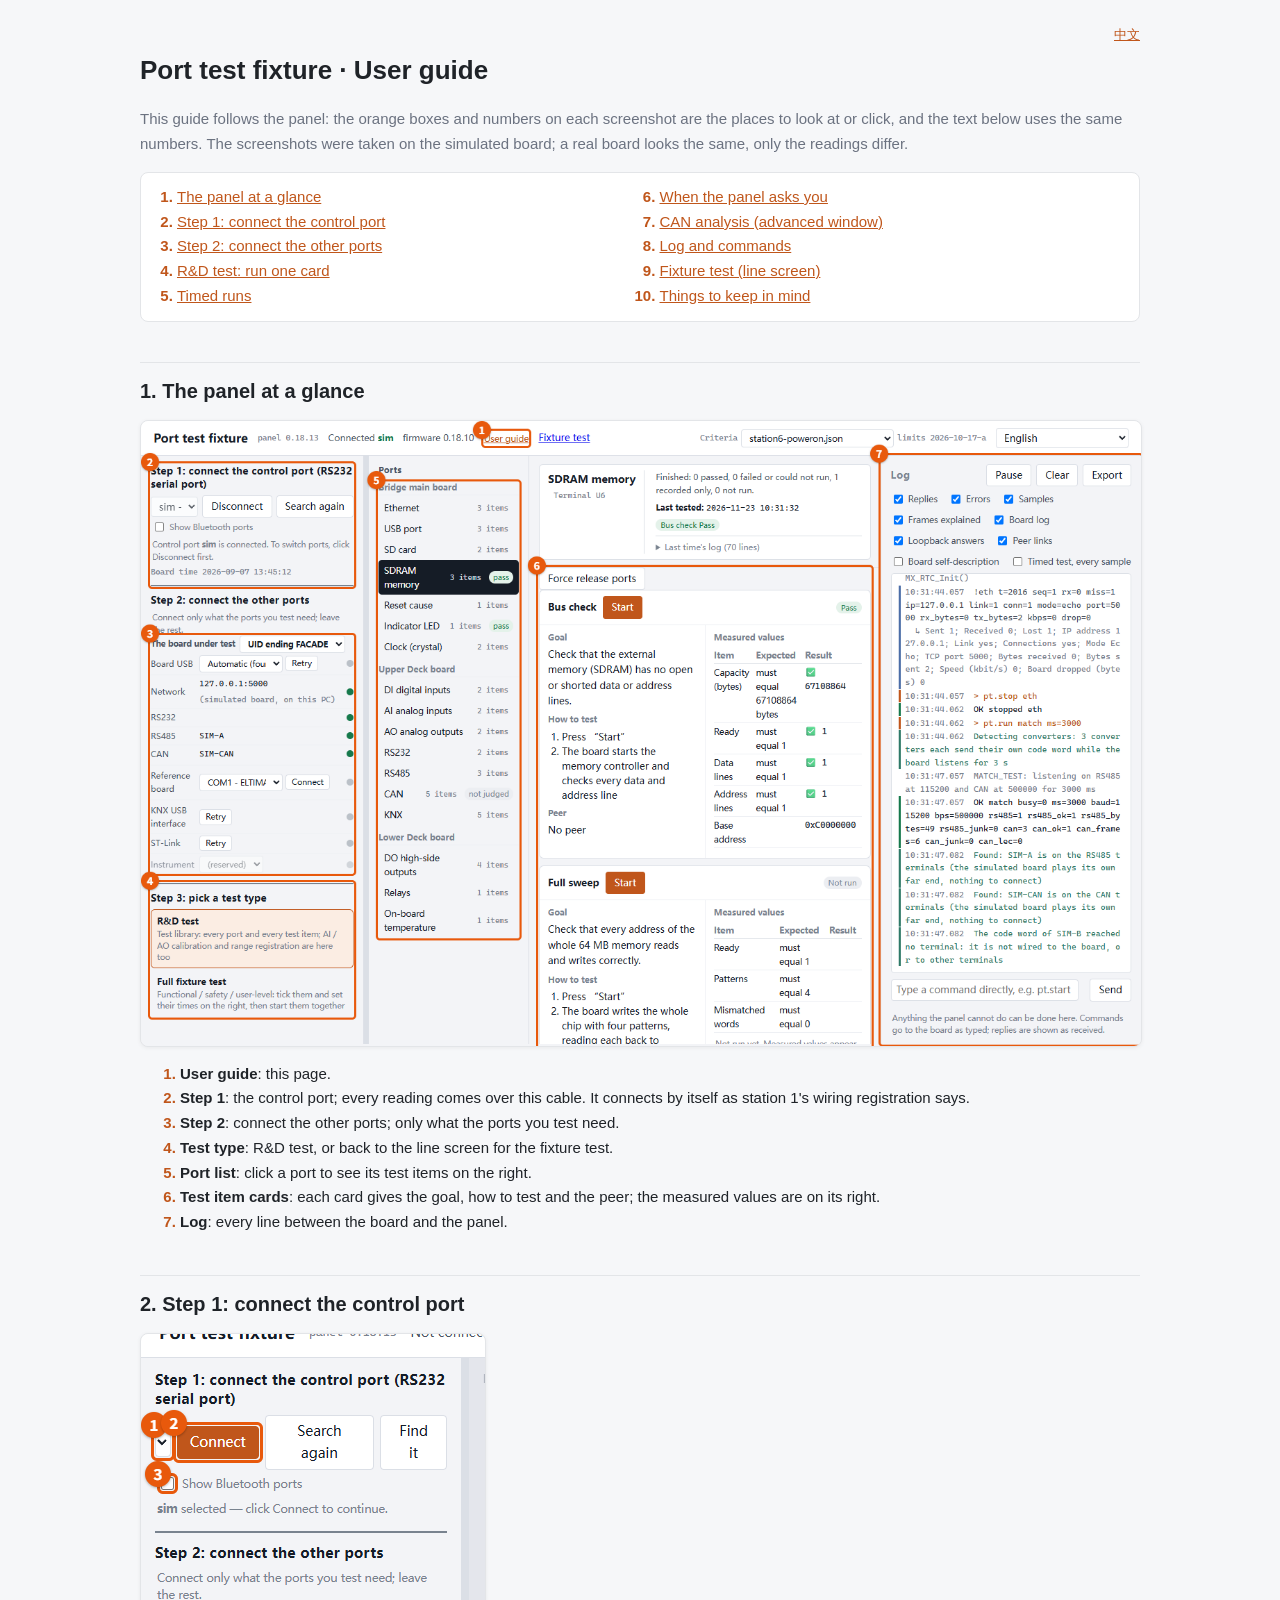
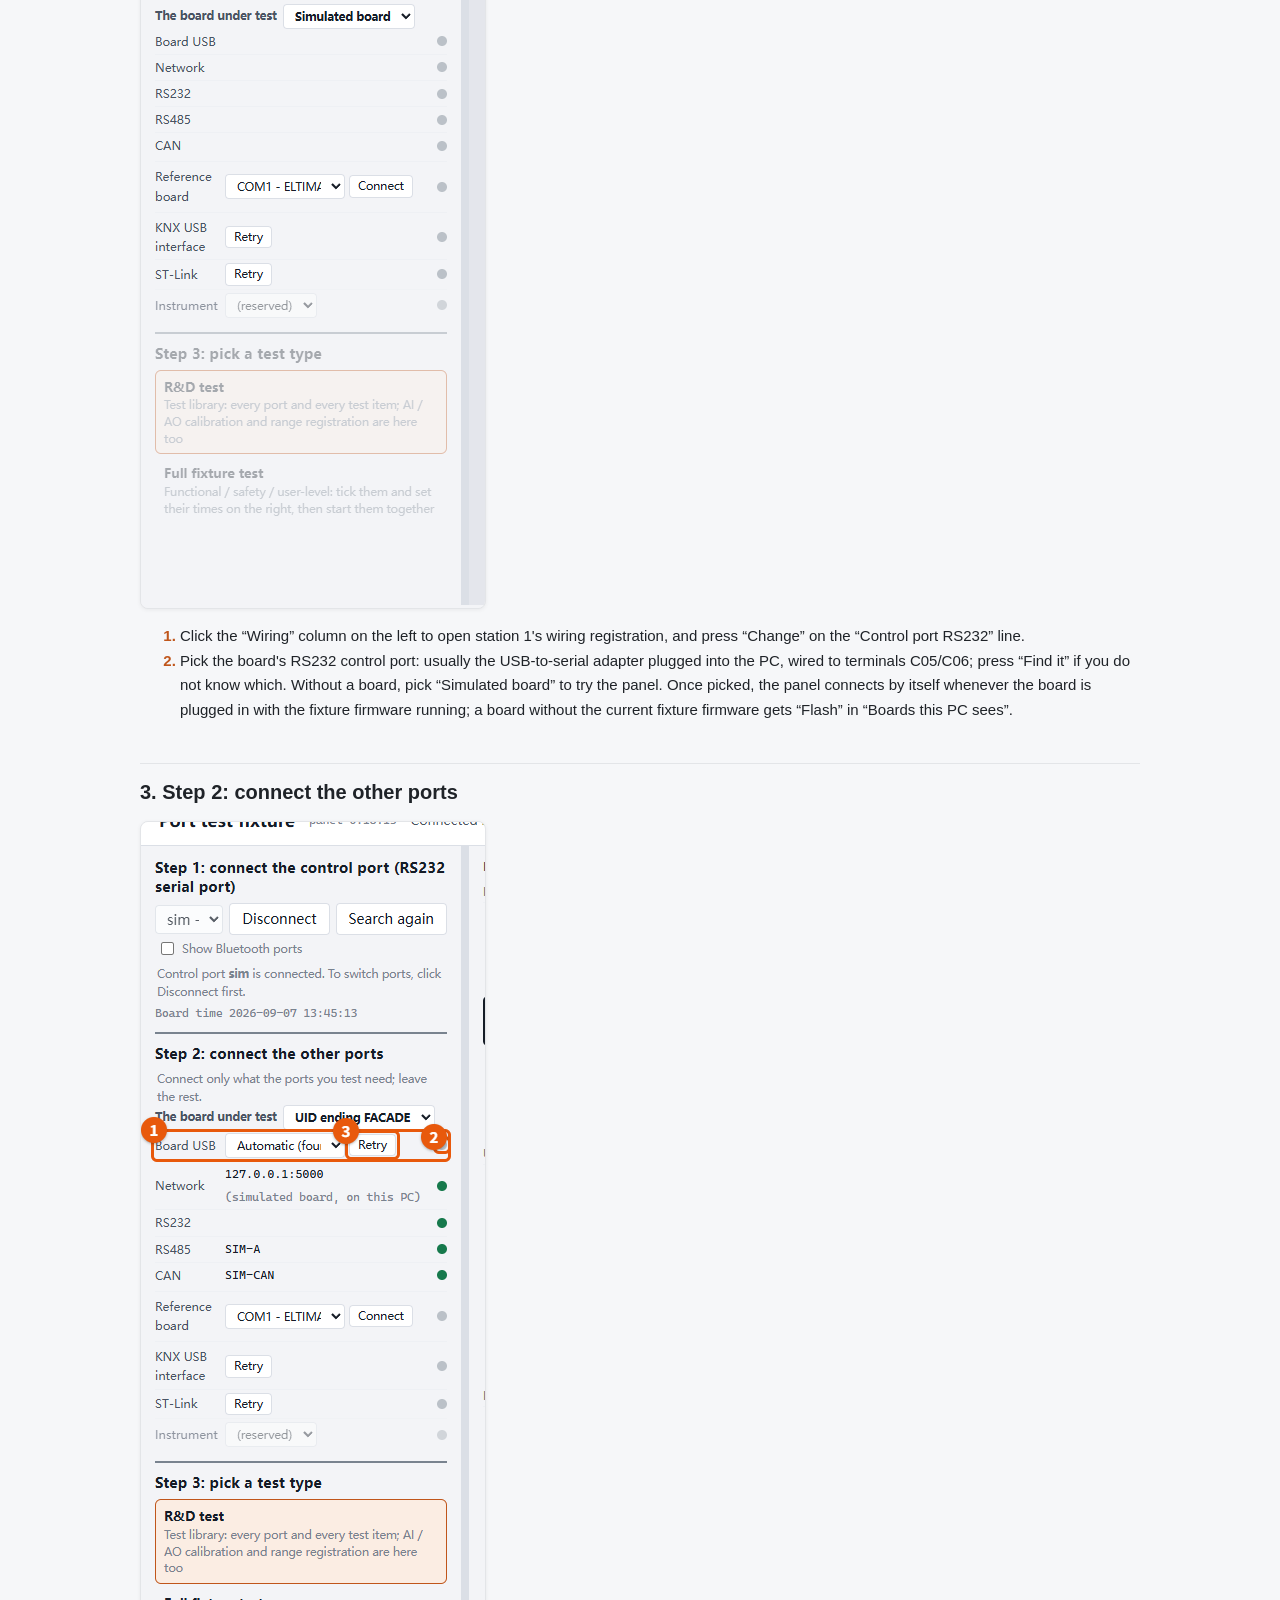
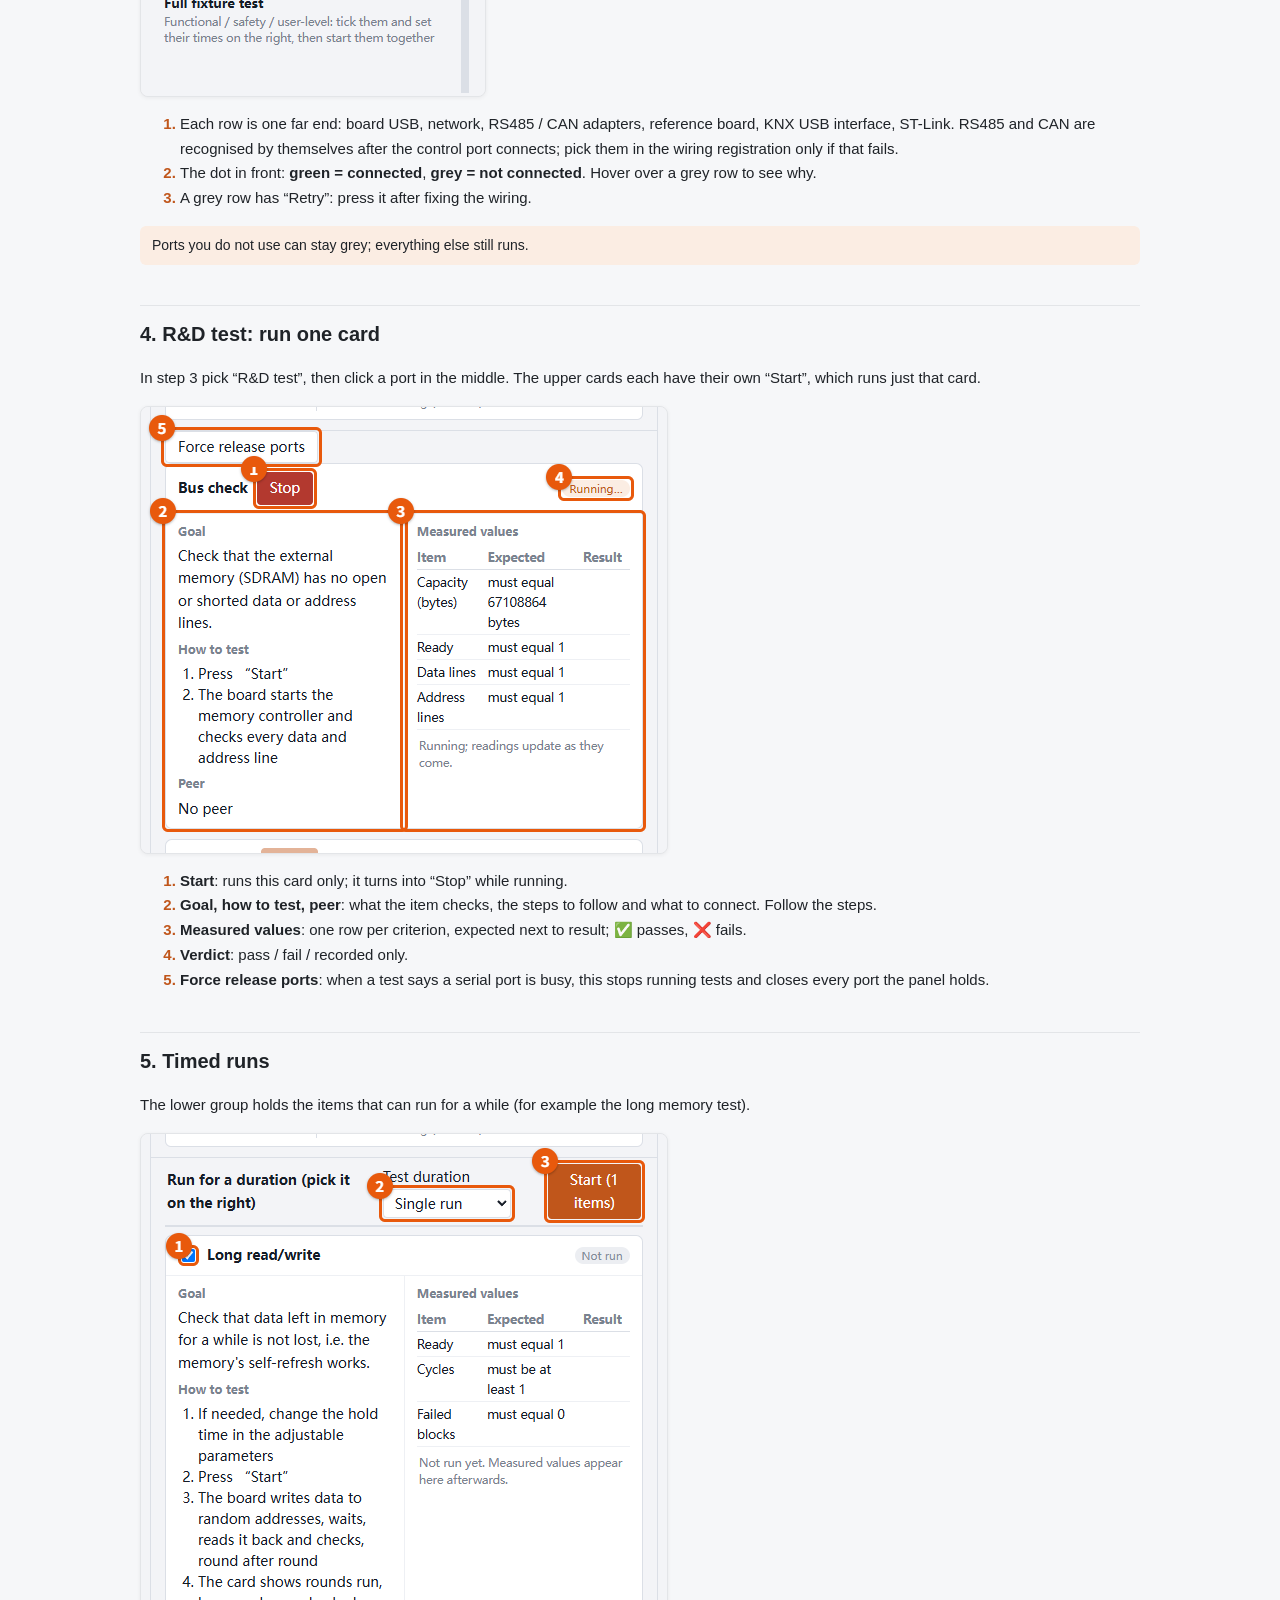
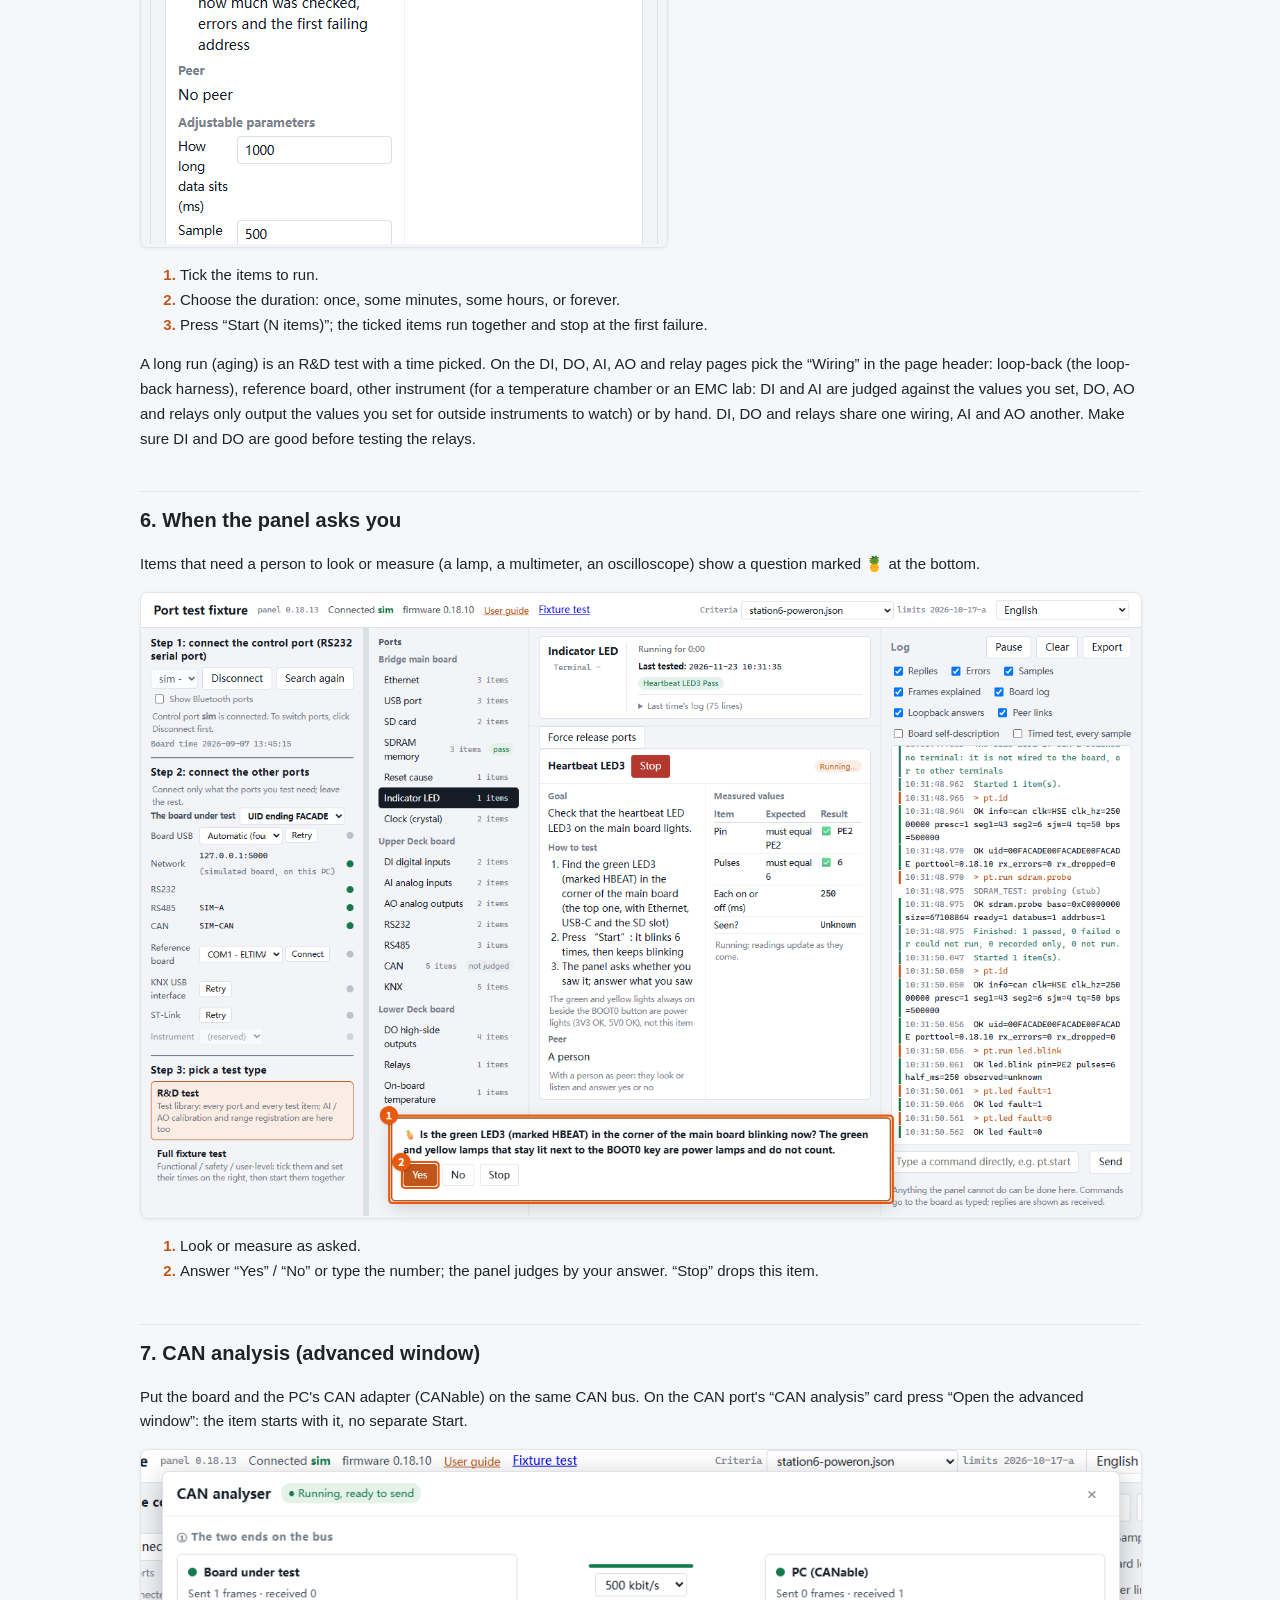
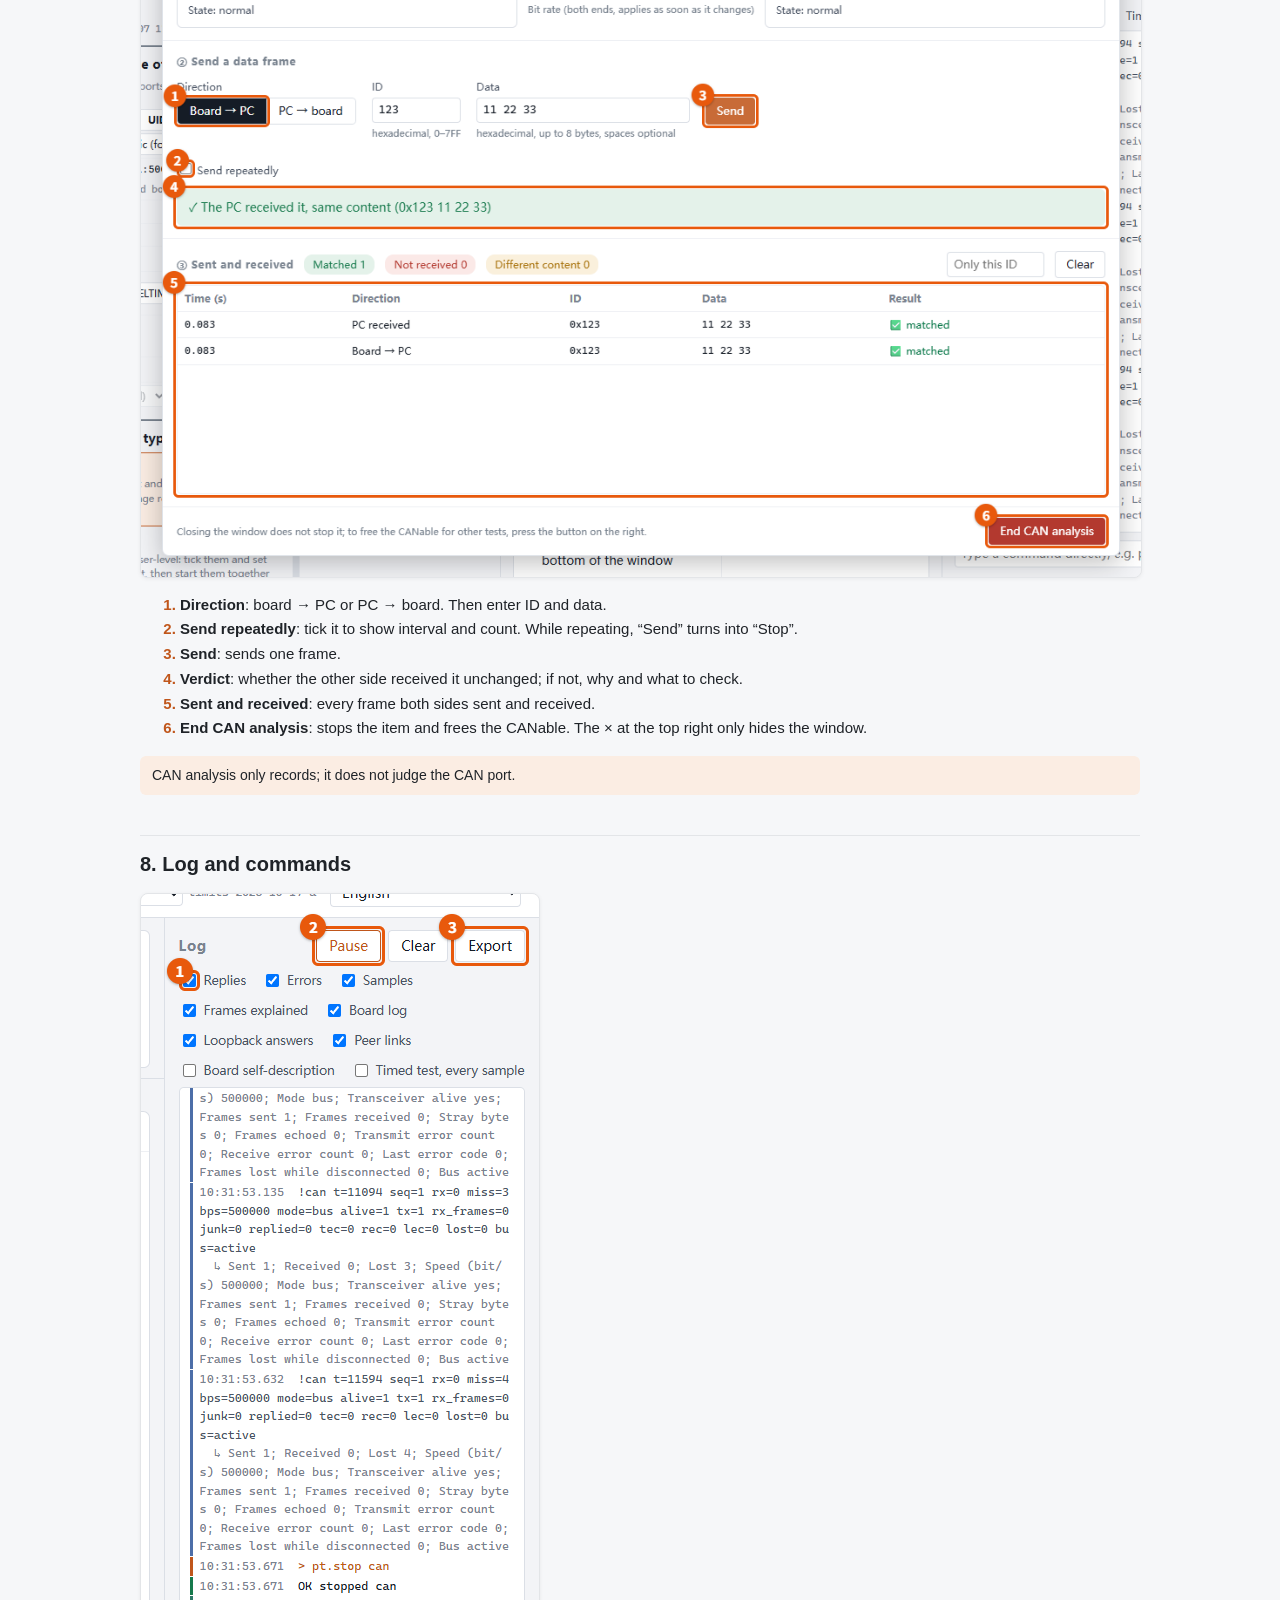
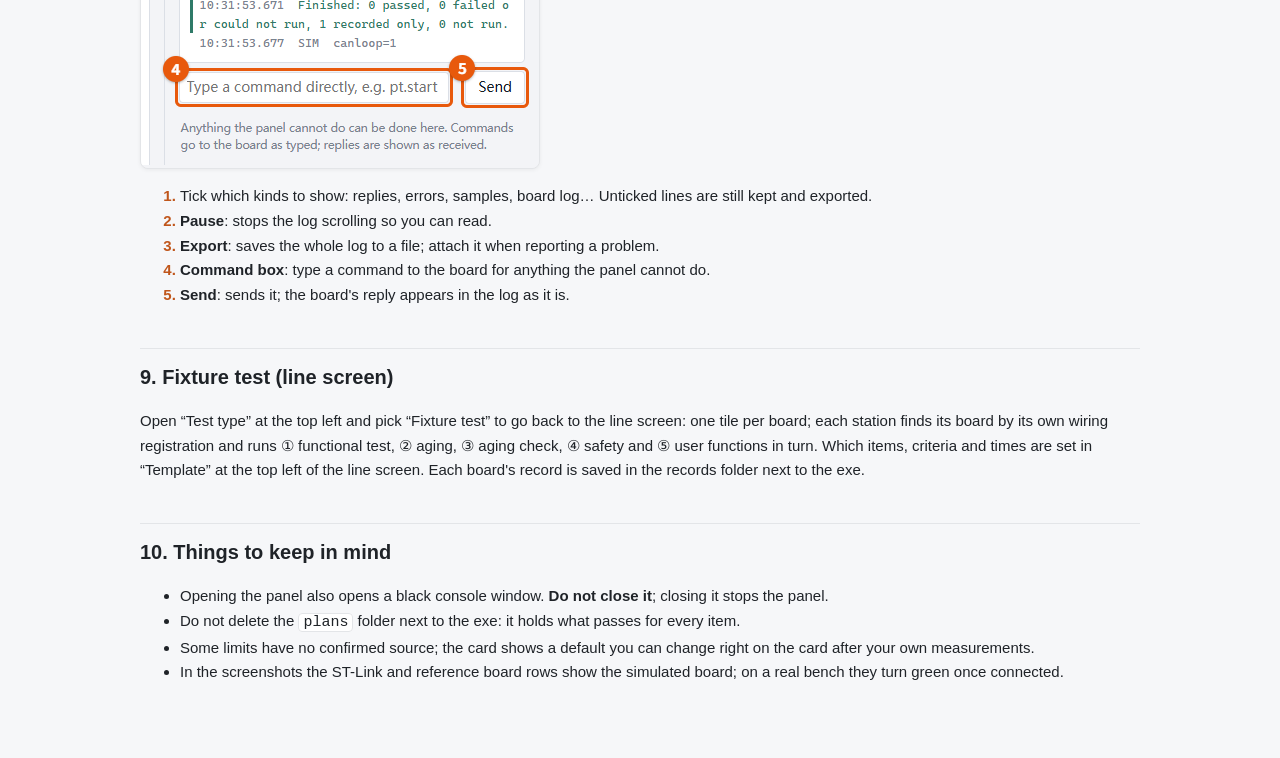
<file: src/ptpanel/web/guide/en.html>
<!doctype html>
<html lang="en">
<head>
<meta charset="utf-8">
<meta name="viewport" content="width=device-width, initial-scale=1">
<title>Port test fixture · User guide</title>
<!-- Text of the user guide (decision 175). The numbers match the boxes the
     screenshots carry; they come from TestCase/host/porttool_panel/guide.go. -->
<link rel="stylesheet" href="guide.css">
</head>
<body>
<nav><a href="zh.html">中文</a></nav>
<h1>Port test fixture · User guide</h1>
<p class="lead">This guide follows the panel: the orange boxes and numbers on each screenshot are the places to look at or click, and the text below uses the same numbers. The screenshots were taken on the simulated board; a real board looks the same, only the readings differ.</p>

<ol class="toc">
  <li><a href="#overview">The panel at a glance</a></li>
  <li><a href="#step1">Step 1: connect the control port</a></li>
  <li><a href="#step2">Step 2: connect the other ports</a></li>
  <li><a href="#card">R&amp;D test: run one card</a></li>
  <li><a href="#timed">Timed runs</a></li>
  <li><a href="#ask">When the panel asks you</a></li>
  <li><a href="#can">CAN analysis (advanced window)</a></li>
  <li><a href="#log">Log and commands</a></li>
  <li><a href="#full">Fixture test (line screen)</a></li>
  <li><a href="#notes">Things to keep in mind</a></li>
</ol>

<h2 id="overview">1. The panel at a glance</h2>
<img src="shots/en/overview.png" alt="The whole panel">
<ol>
  <li><b>User guide</b>: this page.</li>
  <li><b>Step 1</b>: the control port; every reading comes over this cable. It connects by itself as station 1's wiring registration says.</li>
  <li><b>Step 2</b>: connect the other ports; only what the ports you test need.</li>
  <li><b>Test type</b>: R&amp;D test, or back to the line screen for the fixture test.</li>
  <li><b>Port list</b>: click a port to see its test items on the right.</li>
  <li><b>Test item cards</b>: each card gives the goal, how to test and the peer; the measured values are on its right.</li>
  <li><b>Log</b>: every line between the board and the panel.</li>
</ol>

<h2 id="step1">2. Step 1: connect the control port</h2>
<img src="shots/en/connect.png" alt="Connecting the control port">
<ol>
  <li>Click the “Wiring” column on the left to open station 1's wiring registration, and press “Change” on the “Control port RS232” line.</li>
  <li>Pick the board's RS232 control port: usually the USB-to-serial adapter plugged into the PC, wired to terminals C05/C06; press “Find it” if you do not know which. Without a board, pick “Simulated board” to try the panel. Once picked, the panel connects by itself whenever the board is plugged in with the fixture firmware running; a board without the current fixture firmware gets “Flash” in “Boards this PC sees”.</li>
</ol>

<h2 id="step2">3. Step 2: connect the other ports</h2>
<img src="shots/en/rows.png" alt="Connecting the other ports">
<ol>
  <li>Each row is one far end: board USB, network, RS485 / CAN adapters, reference board, KNX USB interface, ST-Link. RS485 and CAN are recognised by themselves after the control port connects; pick them in the wiring registration only if that fails.</li>
  <li>The dot in front: <b>green = connected</b>, <b>grey = not connected</b>. Hover over a grey row to see why.</li>
  <li>A grey row has “Retry”: press it after fixing the wiring.</li>
</ol>
<p class="note">Ports you do not use can stay grey; everything else still runs.</p>

<h2 id="card">4. R&amp;D test: run one card</h2>
<p>In step 3 pick “R&amp;D test”, then click a port in the middle. The upper cards each have their own “Start”, which runs just that card.</p>
<img src="shots/en/card.png" alt="One test item card">
<ol>
  <li><b>Start</b>: runs this card only; it turns into “Stop” while running.</li>
  <li><b>Goal, how to test, peer</b>: what the item checks, the steps to follow and what to connect. Follow the steps.</li>
  <li><b>Measured values</b>: one row per criterion, expected next to result; ✅ passes, ❌ fails.</li>
  <li><b>Verdict</b>: pass / fail / recorded only.</li>
  <li><b>Force release ports</b>: when a test says a serial port is busy, this stops running tests and closes every port the panel holds.</li>
</ol>

<h2 id="timed">5. Timed runs</h2>
<p>The lower group holds the items that can run for a while (for example the long memory test).</p>
<img src="shots/en/timed.png" alt="Timed runs">
<ol>
  <li>Tick the items to run.</li>
  <li>Choose the duration: once, some minutes, some hours, or forever.</li>
  <li>Press “Start (N items)”; the ticked items run together and stop at the first failure.</li>
</ol>

<p>A long run (aging) is an R&amp;D test with a time picked. On the DI, DO, AI, AO and relay pages pick the “Wiring” in the page header: loop-back (the loop-back harness), reference board, other instrument (for a temperature chamber or an EMC lab: DI and AI are judged against the values you set, DO, AO and relays only output the values you set for outside instruments to watch) or by hand. DI, DO and relays share one wiring, AI and AO another. Make sure DI and DO are good before testing the relays.</p>
<h2 id="ask">6. When the panel asks you</h2>
<p>Items that need a person to look or measure (a lamp, a multimeter, an oscilloscope) show a question marked 🍍 at the bottom.</p>
<img src="shots/en/ask.png" alt="A question from the panel">
<ol>
  <li>Look or measure as asked.</li>
  <li>Answer “Yes” / “No” or type the number; the panel judges by your answer. “Stop” drops this item.</li>
</ol>

<h2 id="can">7. CAN analysis (advanced window)</h2>
<p>Put the board and the PC's CAN adapter (CANable) on the same CAN bus. On the CAN port's “CAN analysis” card press “Open the advanced window”: the item starts with it, no separate Start.</p>
<img src="shots/en/can.png" alt="The CAN analysis window">
<ol>
  <li><b>Direction</b>: board → PC or PC → board. Then enter ID and data.</li>
  <li><b>Send repeatedly</b>: tick it to show interval and count. While repeating, “Send” turns into “Stop”.</li>
  <li><b>Send</b>: sends one frame.</li>
  <li><b>Verdict</b>: whether the other side received it unchanged; if not, why and what to check.</li>
  <li><b>Sent and received</b>: every frame both sides sent and received.</li>
  <li><b>End CAN analysis</b>: stops the item and frees the CANable. The × at the top right only hides the window.</li>
</ol>
<p class="note">CAN analysis only records; it does not judge the CAN port.</p>

<h2 id="log">8. Log and commands</h2>
<img src="shots/en/log.png" alt="The log">
<ol>
  <li>Tick which kinds to show: replies, errors, samples, board log… Unticked lines are still kept and exported.</li>
  <li><b>Pause</b>: stops the log scrolling so you can read.</li>
  <li><b>Export</b>: saves the whole log to a file; attach it when reporting a problem.</li>
  <li><b>Command box</b>: type a command to the board for anything the panel cannot do.</li>
  <li><b>Send</b>: sends it; the board's reply appears in the log as it is.</li>
</ol>

<h2 id="full">9. Fixture test (line screen)</h2>
<p>Open “Test type” at the top left and pick “Fixture test” to go back to the line screen: one tile per board; each station finds its board by its own wiring registration and runs ① functional test, ② aging, ③ aging check, ④ safety and ⑤ user functions in turn. Which items, criteria and times are set in “Template” at the top left of the line screen. Each board's record is saved in the records folder next to the exe.</p>

<h2 id="notes">10. Things to keep in mind</h2>
<ul>
  <li>Opening the panel also opens a black console window. <b>Do not close it</b>; closing it stops the panel.</li>
  <li>Do not delete the <code>plans</code> folder next to the exe: it holds what passes for every item.</li>
  <li>Some limits have no confirmed source; the card shows a default you can change right on the card after your own measurements.</li>
  <li>In the screenshots the ST-Link and reference board rows show the simulated board; on a real bench they turn green once connected.</li>
</ul>
</body>
</html>
</file>
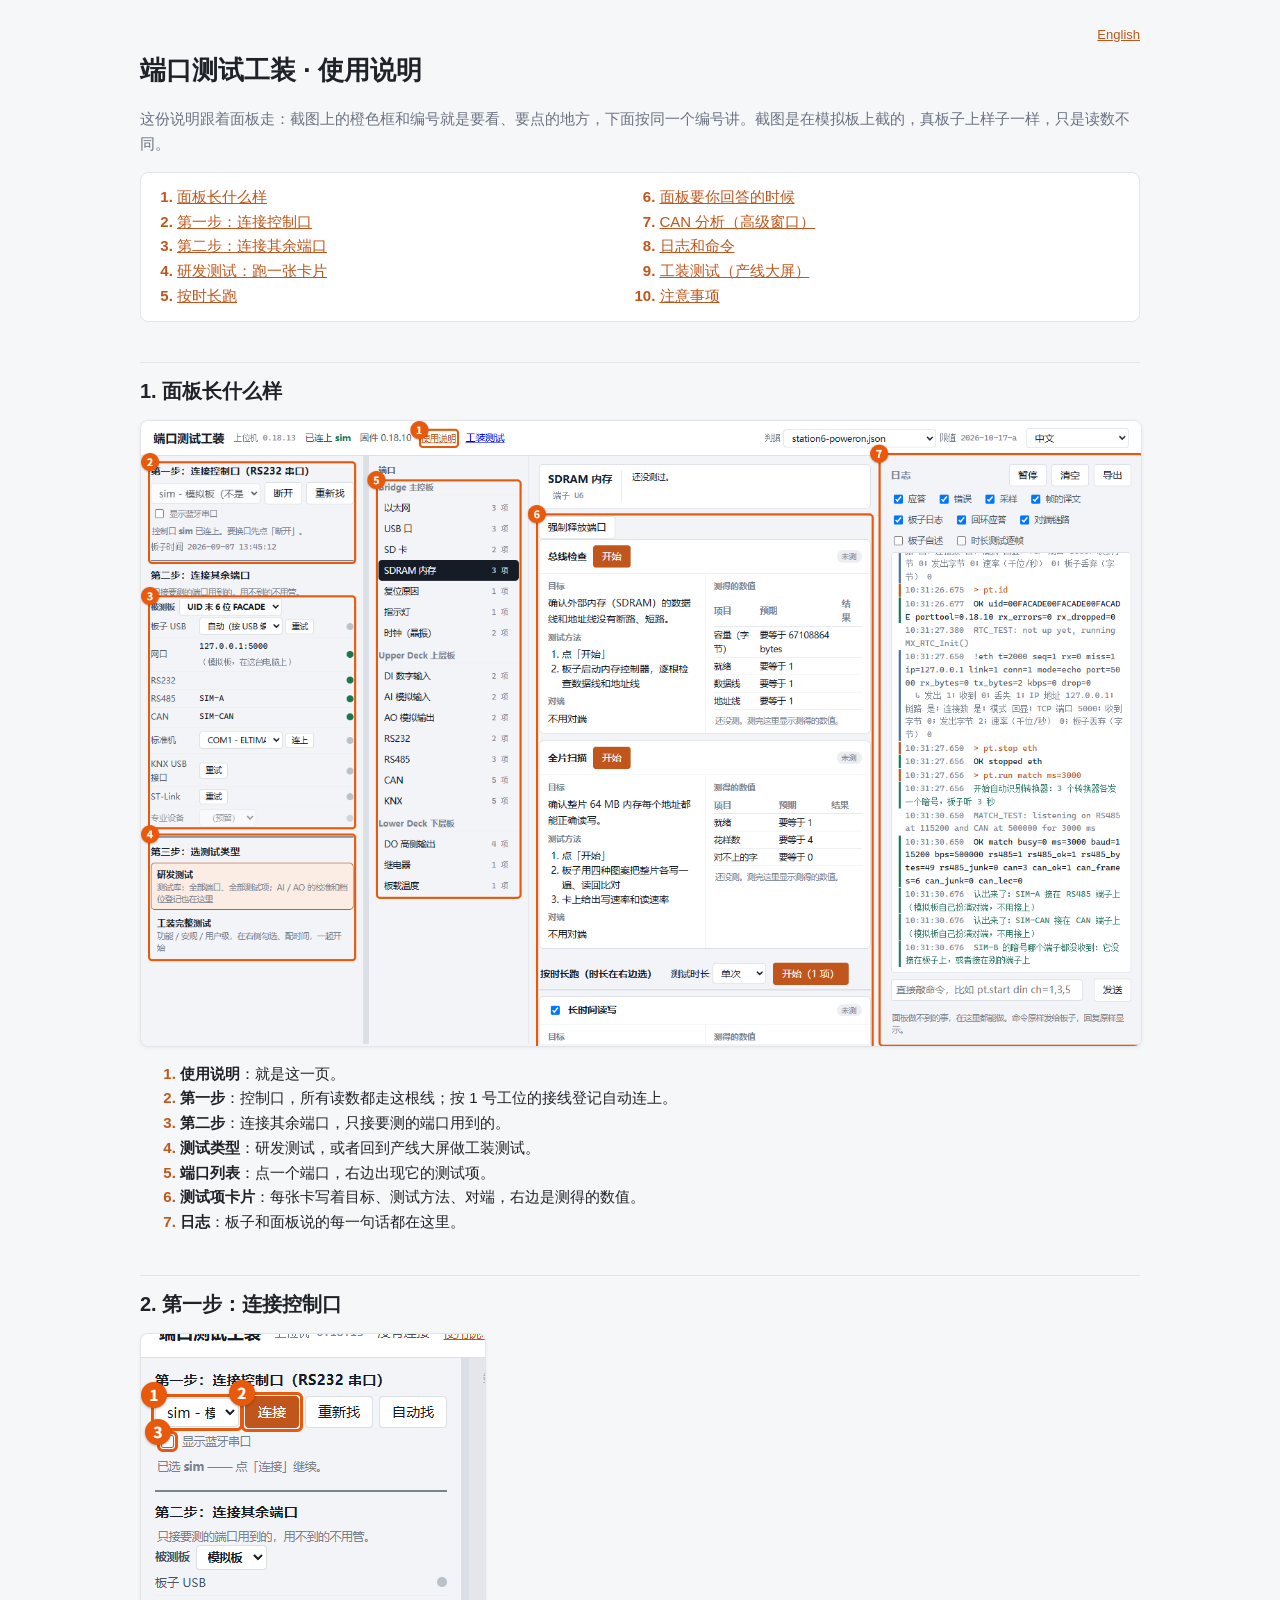
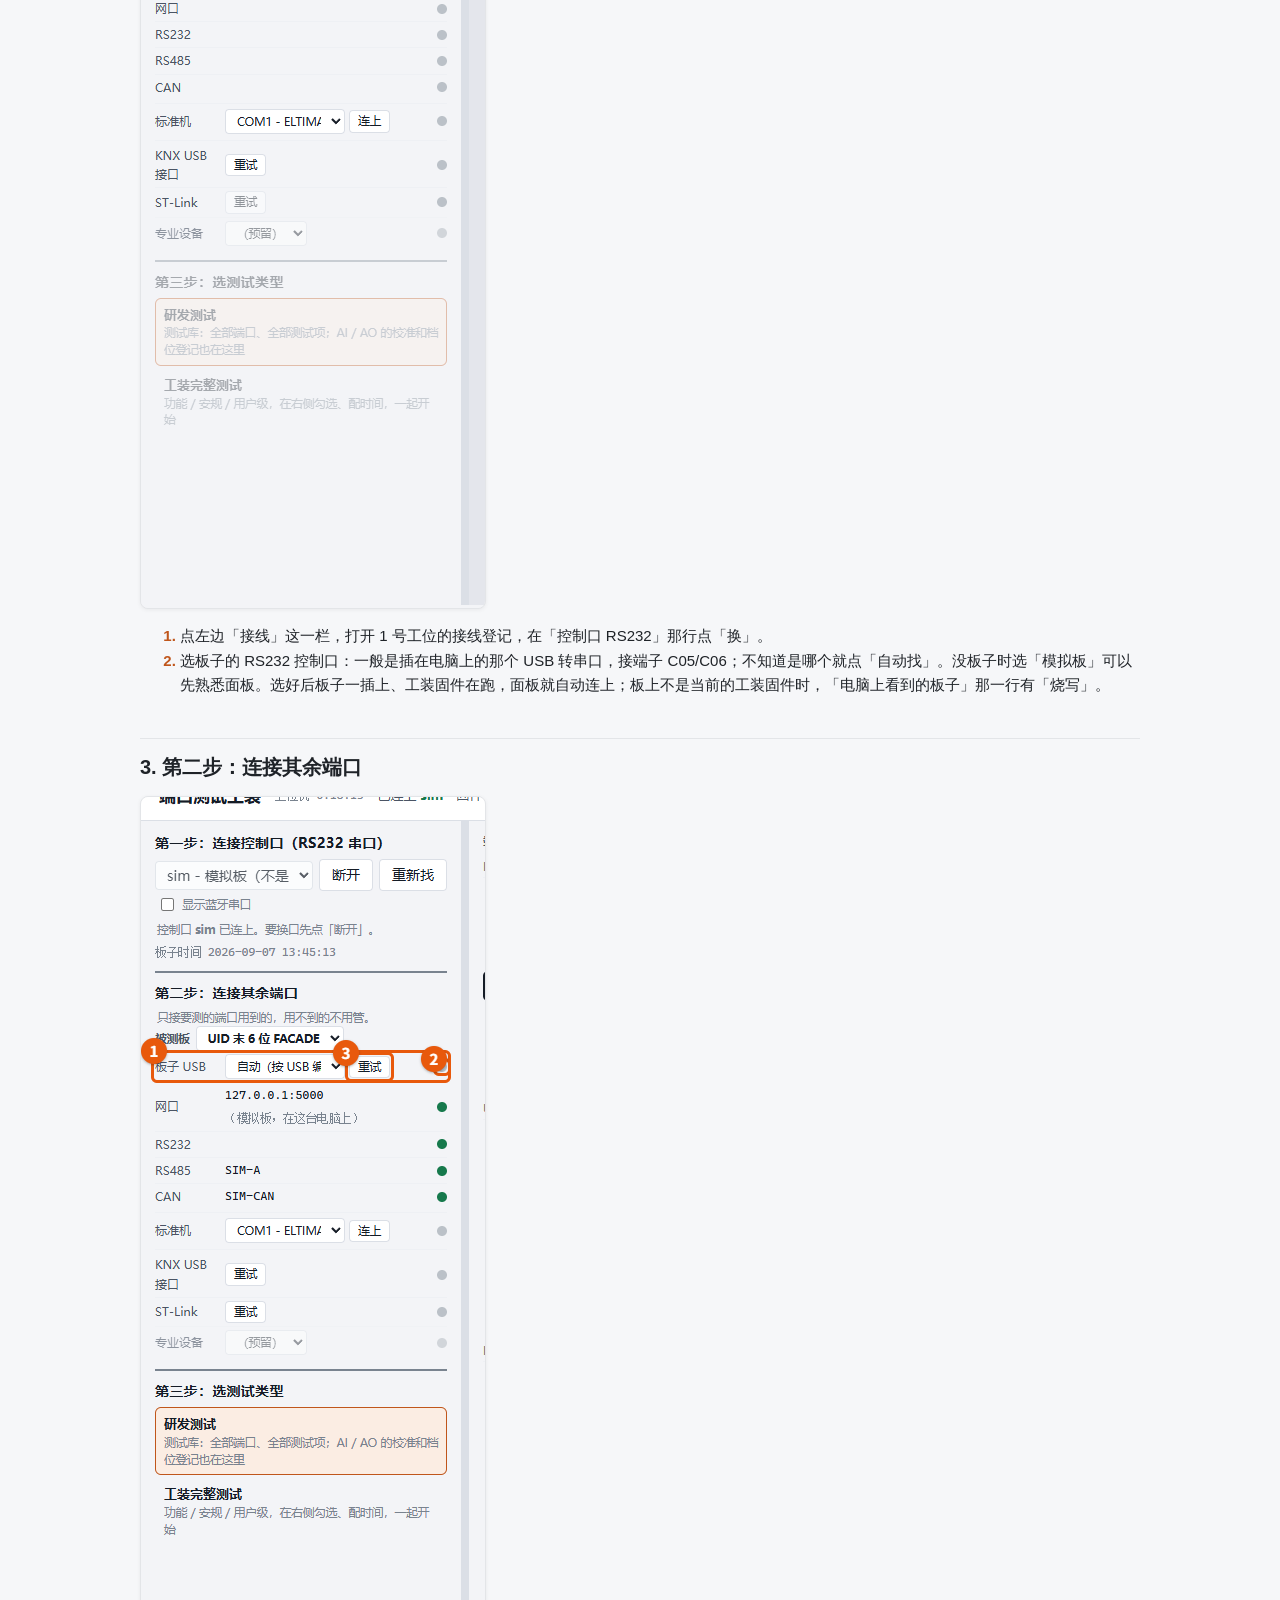
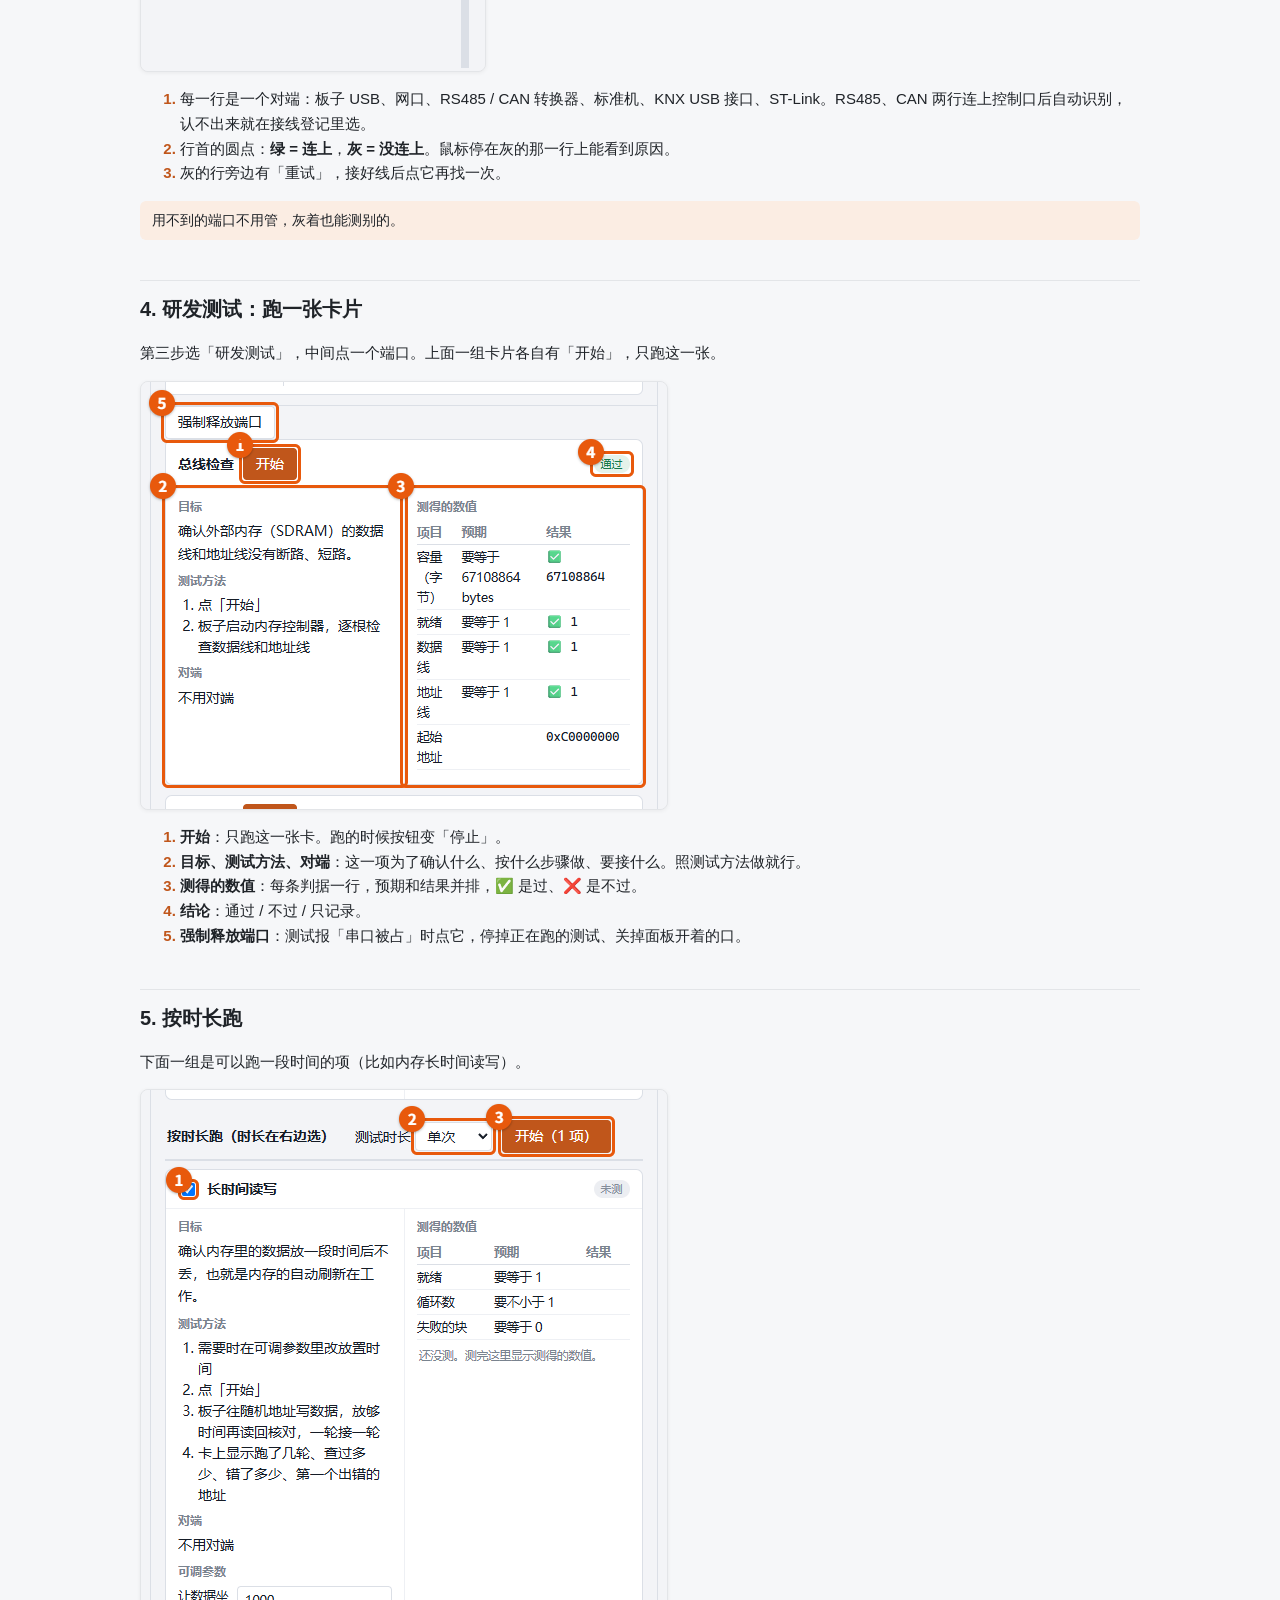
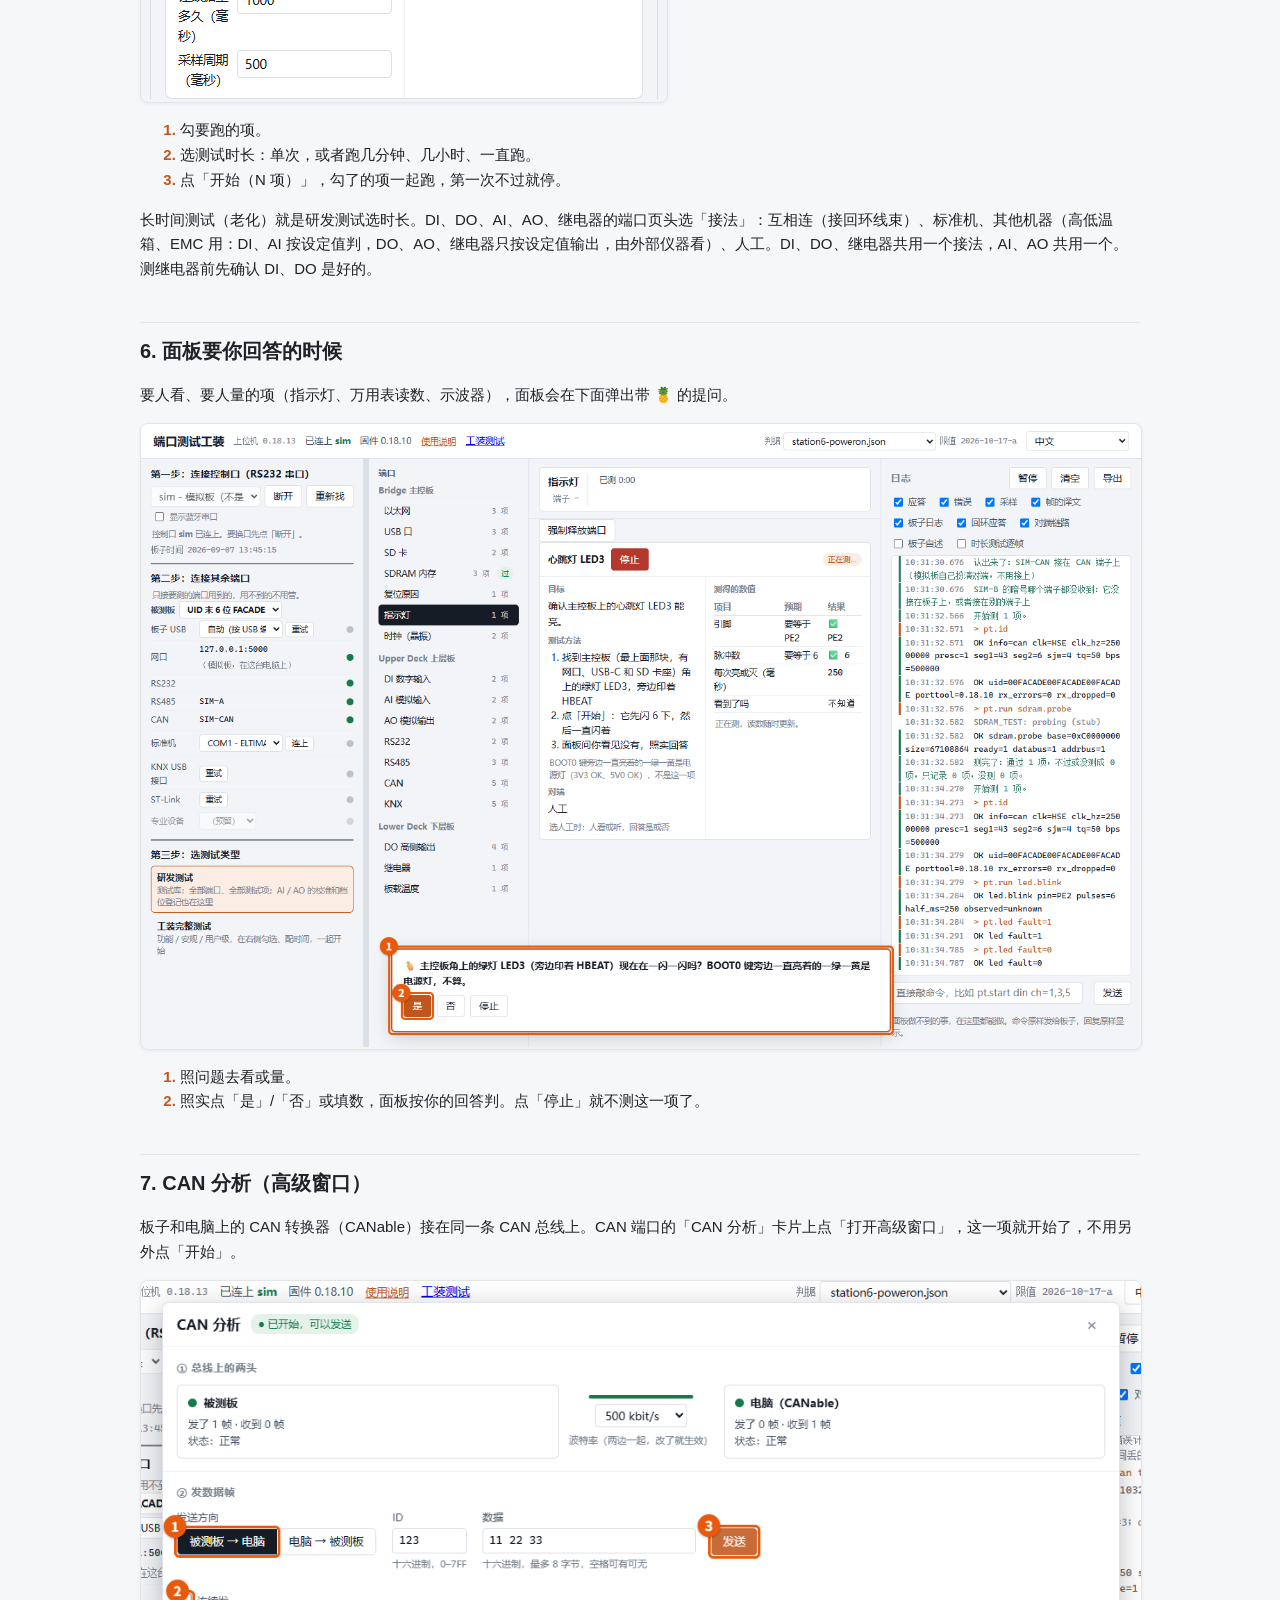
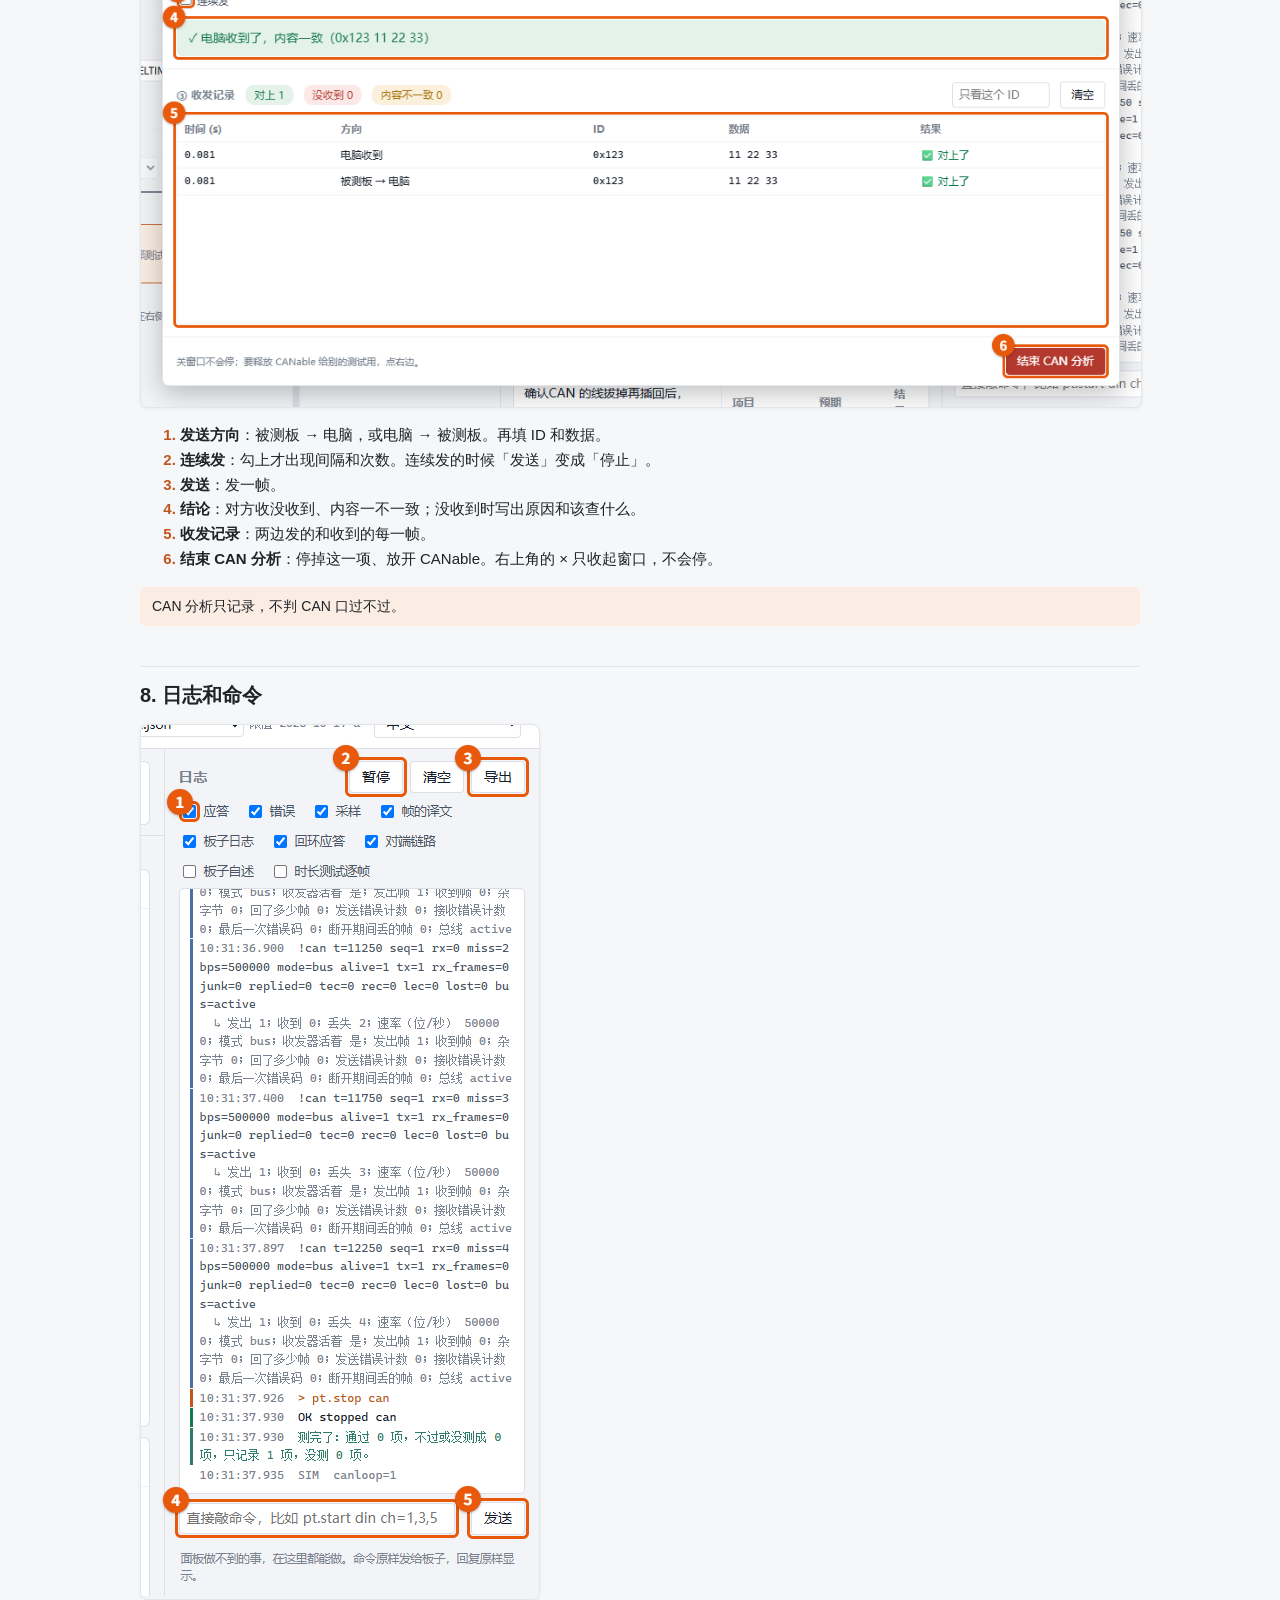
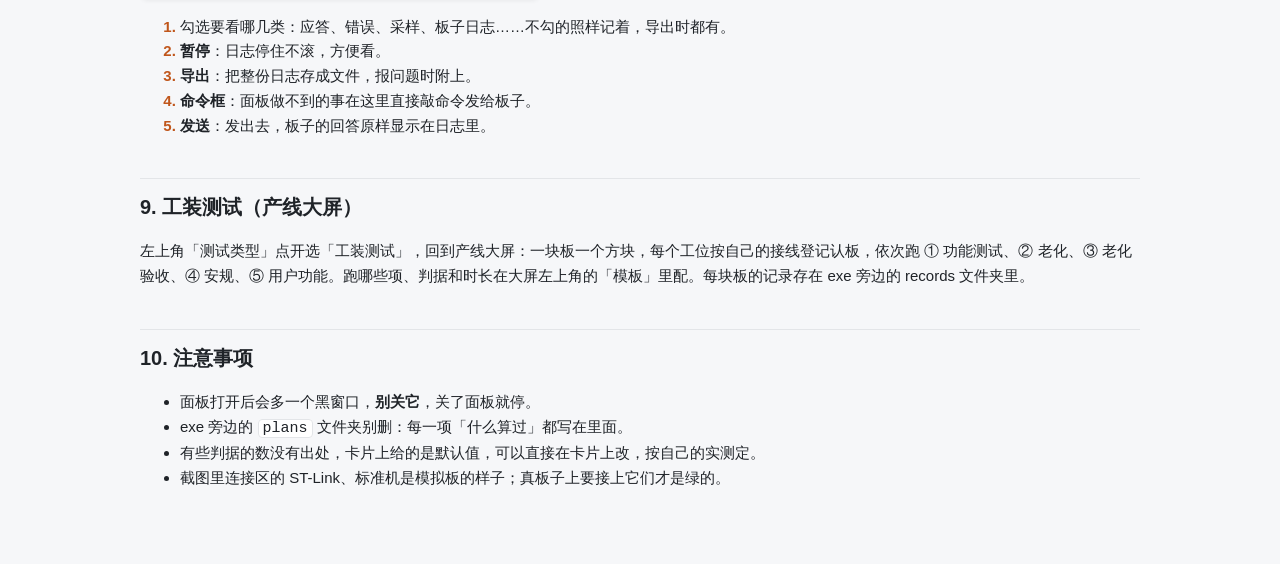
<file: src/ptpanel/web/guide/zh.html>
<!doctype html>
<html lang="zh-CN">
<head>
<meta charset="utf-8">
<meta name="viewport" content="width=device-width, initial-scale=1">
<title>端口测试工装 · 使用说明</title>
<!-- Text of the user guide (decision 175). The numbers match the boxes the
     screenshots carry; they come from TestCase/host/porttool_panel/guide.go. -->
<link rel="stylesheet" href="guide.css">
</head>
<body>
<nav><a href="en.html">English</a></nav>
<h1>端口测试工装 · 使用说明</h1>
<p class="lead">这份说明跟着面板走：截图上的橙色框和编号就是要看、要点的地方，下面按同一个编号讲。截图是在模拟板上截的，真板子上样子一样，只是读数不同。</p>

<ol class="toc">
  <li><a href="#overview">面板长什么样</a></li>
  <li><a href="#step1">第一步：连接控制口</a></li>
  <li><a href="#step2">第二步：连接其余端口</a></li>
  <li><a href="#card">研发测试：跑一张卡片</a></li>
  <li><a href="#timed">按时长跑</a></li>
  <li><a href="#ask">面板要你回答的时候</a></li>
  <li><a href="#can">CAN 分析（高级窗口）</a></li>
  <li><a href="#log">日志和命令</a></li>
  <li><a href="#full">工装测试（产线大屏）</a></li>
  <li><a href="#notes">注意事项</a></li>
</ol>

<h2 id="overview">1. 面板长什么样</h2>
<img src="shots/zh/overview.png" alt="面板全貌">
<ol>
  <li><b>使用说明</b>：就是这一页。</li>
  <li><b>第一步</b>：控制口，所有读数都走这根线；按 1 号工位的接线登记自动连上。</li>
  <li><b>第二步</b>：连接其余端口，只接要测的端口用到的。</li>
  <li><b>测试类型</b>：研发测试，或者回到产线大屏做工装测试。</li>
  <li><b>端口列表</b>：点一个端口，右边出现它的测试项。</li>
  <li><b>测试项卡片</b>：每张卡写着目标、测试方法、对端，右边是测得的数值。</li>
  <li><b>日志</b>：板子和面板说的每一句话都在这里。</li>
</ol>

<h2 id="step1">2. 第一步：连接控制口</h2>
<img src="shots/zh/connect.png" alt="连接控制口">
<ol>
  <li>点左边「接线」这一栏，打开 1 号工位的接线登记，在「控制口 RS232」那行点「换」。</li>
  <li>选板子的 RS232 控制口：一般是插在电脑上的那个 USB 转串口，接端子 C05/C06；不知道是哪个就点「自动找」。没板子时选「模拟板」可以先熟悉面板。选好后板子一插上、工装固件在跑，面板就自动连上；板上不是当前的工装固件时，「电脑上看到的板子」那一行有「烧写」。</li>
</ol>

<h2 id="step2">3. 第二步：连接其余端口</h2>
<img src="shots/zh/rows.png" alt="连接其余端口">
<ol>
  <li>每一行是一个对端：板子 USB、网口、RS485 / CAN 转换器、标准机、KNX USB 接口、ST-Link。RS485、CAN 两行连上控制口后自动识别，认不出来就在接线登记里选。</li>
  <li>行首的圆点：<b>绿 = 连上</b>，<b>灰 = 没连上</b>。鼠标停在灰的那一行上能看到原因。</li>
  <li>灰的行旁边有「重试」，接好线后点它再找一次。</li>
</ol>
<p class="note">用不到的端口不用管，灰着也能测别的。</p>

<h2 id="card">4. 研发测试：跑一张卡片</h2>
<p>第三步选「研发测试」，中间点一个端口。上面一组卡片各自有「开始」，只跑这一张。</p>
<img src="shots/zh/card.png" alt="一张测试项卡片">
<ol>
  <li><b>开始</b>：只跑这一张卡。跑的时候按钮变「停止」。</li>
  <li><b>目标、测试方法、对端</b>：这一项为了确认什么、按什么步骤做、要接什么。照测试方法做就行。</li>
  <li><b>测得的数值</b>：每条判据一行，预期和结果并排，✅ 是过、❌ 是不过。</li>
  <li><b>结论</b>：通过 / 不过 / 只记录。</li>
  <li><b>强制释放端口</b>：测试报「串口被占」时点它，停掉正在跑的测试、关掉面板开着的口。</li>
</ol>

<h2 id="timed">5. 按时长跑</h2>
<p>下面一组是可以跑一段时间的项（比如内存长时间读写）。</p>
<img src="shots/zh/timed.png" alt="按时长跑">
<ol>
  <li>勾要跑的项。</li>
  <li>选测试时长：单次，或者跑几分钟、几小时、一直跑。</li>
  <li>点「开始（N 项）」，勾了的项一起跑，第一次不过就停。</li>
</ol>

<p>长时间测试（老化）就是研发测试选时长。DI、DO、AI、AO、继电器的端口页头选「接法」：互相连（接回环线束）、标准机、其他机器（高低温箱、EMC 用：DI、AI 按设定值判，DO、AO、继电器只按设定值输出，由外部仪器看）、人工。DI、DO、继电器共用一个接法，AI、AO 共用一个。测继电器前先确认 DI、DO 是好的。</p>
<h2 id="ask">6. 面板要你回答的时候</h2>
<p>要人看、要人量的项（指示灯、万用表读数、示波器），面板会在下面弹出带 🍍 的提问。</p>
<img src="shots/zh/ask.png" alt="面板提问">
<ol>
  <li>照问题去看或量。</li>
  <li>照实点「是」/「否」或填数，面板按你的回答判。点「停止」就不测这一项了。</li>
</ol>

<h2 id="can">7. CAN 分析（高级窗口）</h2>
<p>板子和电脑上的 CAN 转换器（CANable）接在同一条 CAN 总线上。CAN 端口的「CAN 分析」卡片上点「打开高级窗口」，这一项就开始了，不用另外点「开始」。</p>
<img src="shots/zh/can.png" alt="CAN 分析窗口">
<ol>
  <li><b>发送方向</b>：被测板 → 电脑，或电脑 → 被测板。再填 ID 和数据。</li>
  <li><b>连续发</b>：勾上才出现间隔和次数。连续发的时候「发送」变成「停止」。</li>
  <li><b>发送</b>：发一帧。</li>
  <li><b>结论</b>：对方收没收到、内容一不一致；没收到时写出原因和该查什么。</li>
  <li><b>收发记录</b>：两边发的和收到的每一帧。</li>
  <li><b>结束 CAN 分析</b>：停掉这一项、放开 CANable。右上角的 × 只收起窗口，不会停。</li>
</ol>
<p class="note">CAN 分析只记录，不判 CAN 口过不过。</p>

<h2 id="log">8. 日志和命令</h2>
<img src="shots/zh/log.png" alt="日志">
<ol>
  <li>勾选要看哪几类：应答、错误、采样、板子日志……不勾的照样记着，导出时都有。</li>
  <li><b>暂停</b>：日志停住不滚，方便看。</li>
  <li><b>导出</b>：把整份日志存成文件，报问题时附上。</li>
  <li><b>命令框</b>：面板做不到的事在这里直接敲命令发给板子。</li>
  <li><b>发送</b>：发出去，板子的回答原样显示在日志里。</li>
</ol>

<h2 id="full">9. 工装测试（产线大屏）</h2>
<p>左上角「测试类型」点开选「工装测试」，回到产线大屏：一块板一个方块，每个工位按自己的接线登记认板，依次跑 ① 功能测试、② 老化、③ 老化验收、④ 安规、⑤ 用户功能。跑哪些项、判据和时长在大屏左上角的「模板」里配。每块板的记录存在 exe 旁边的 records 文件夹里。</p>

<h2 id="notes">10. 注意事项</h2>
<ul>
  <li>面板打开后会多一个黑窗口，<b>别关它</b>，关了面板就停。</li>
  <li>exe 旁边的 <code>plans</code> 文件夹别删：每一项「什么算过」都写在里面。</li>
  <li>有些判据的数没有出处，卡片上给的是默认值，可以直接在卡片上改，按自己的实测定。</li>
  <li>截图里连接区的 ST-Link、标准机是模拟板的样子；真板子上要接上它们才是绿的。</li>
</ul>
</body>
</html>
</file>
<file: src/ptpanel/web/guide/guide.css>
/* The user guide's page (decision 175); colours follow panel.css. */
:root{--ink:#1f2328;--ink3:#6b7280;--line:#e3e5e8;--accent:#c0561b;--bg:#f6f7f9}
body{margin:0 auto;max-width:1000px;padding:24px 20px 60px;background:var(--bg);color:var(--ink);
  font:15px/1.65 -apple-system,"Segoe UI","Microsoft YaHei","PingFang SC",sans-serif}
nav{text-align:right;font-size:13px}
a{color:var(--accent)}
h1{font-size:26px;margin:4px 0 8px}
h2{font-size:20px;margin:40px 0 10px;padding-top:12px;border-top:1px solid var(--line)}
.lead{color:var(--ink3)}
.toc{columns:2;background:#fff;border:1px solid var(--line);border-radius:8px;padding:12px 12px 12px 36px}
img{display:block;max-width:100%;border:1px solid var(--line);border-radius:8px;background:#fff;
  box-shadow:0 1px 4px rgba(0,0,0,.06);margin:12px 0}
ol li::marker{color:var(--accent);font-weight:700}
.note{background:#fbede3;border-radius:6px;padding:8px 12px;font-size:14px}
code{background:#fff;border:1px solid var(--line);border-radius:4px;padding:0 4px}
@media (max-width:640px){.toc{columns:1}}
</file>
